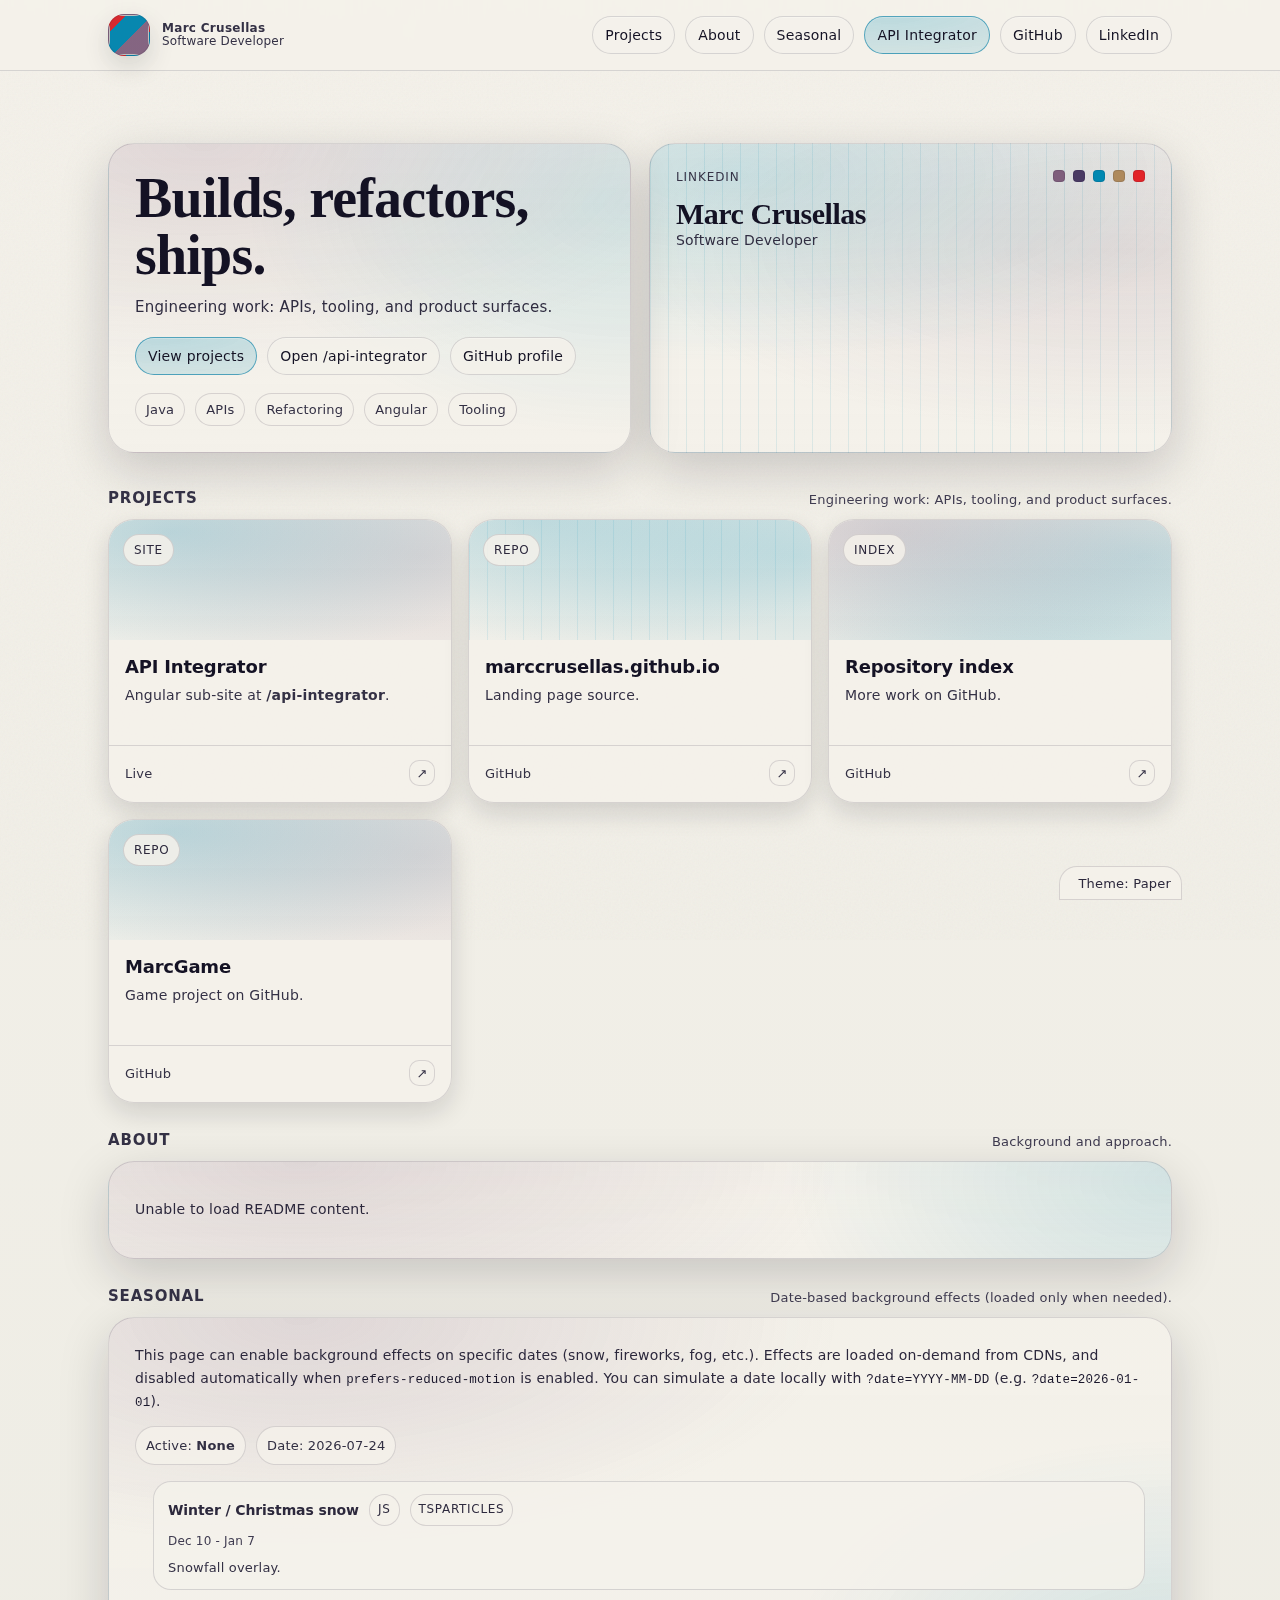
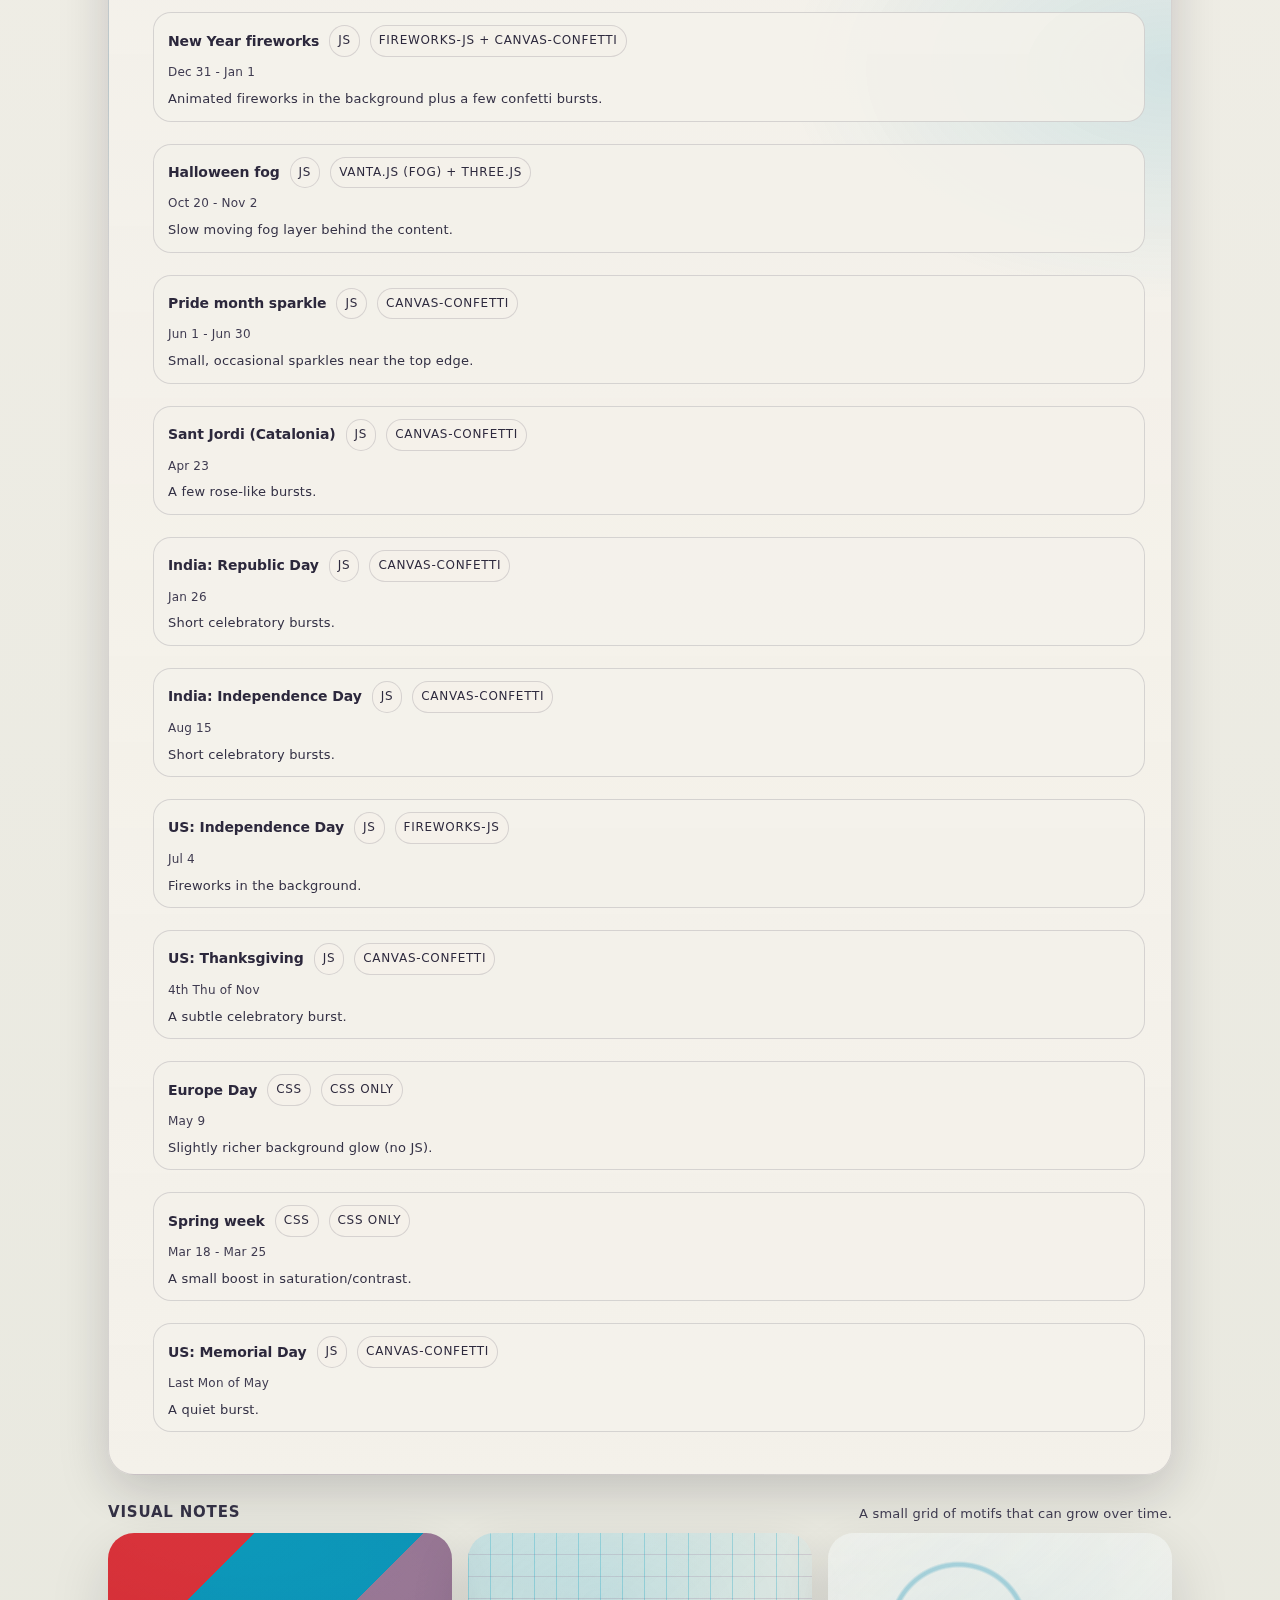
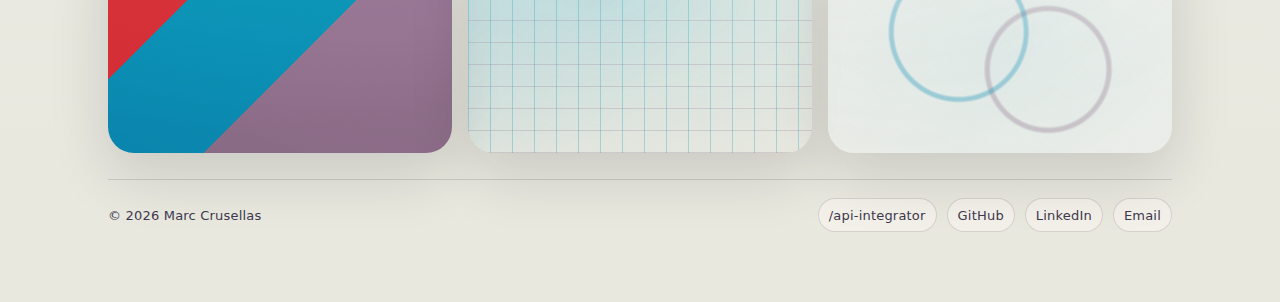
<file: index.html>
<!doctype html>
<html lang="en">

<head>
    <meta charset="utf-8" />
    <meta name="viewport" content="width=device-width,initial-scale=1" />

    <title>Marc Crusellas</title>
    <meta name="description"
        content="Marc Crusellas — software developer. Engineering work: APIs, tooling, and product surfaces." />
    <meta name="author" content="Marc Crusellas" />
    <link rel="canonical" href="https://marccrusellas.github.io/" />

    <meta property="og:type" content="website" />
    <meta property="og:title" content="Marc Crusellas" />
    <meta property="og:description" content="Engineering work: APIs, tooling, and product surfaces." />
    <meta property="og:url" content="https://marccrusellas.github.io/" />
    <meta property="og:image" content="https://github.com/MarcCrusellas.png" />

    <meta name="twitter:card" content="summary_large_image" />
    <meta name="twitter:title" content="Marc Crusellas" />
    <meta name="twitter:description" content="Engineering work: APIs, tooling, and product surfaces." />
    <meta name="twitter:image" content="https://github.com/MarcCrusellas.png" />

    <meta name="robots"
        content="index,follow,max-image-preview:large,max-snippet:-1,max-video-preview:-1,noai,noimageai" />
    <meta name="googlebot" content="index,follow,max-image-preview:large,max-snippet:-1,max-video-preview:-1" />
    <meta name="referrer" content="strict-origin-when-cross-origin" />

    <meta name="theme-color" content="#f4f1ea" media="(prefers-color-scheme: light)" />
    <meta name="theme-color" content="#0c0b14" media="(prefers-color-scheme: dark)" />

    <link rel="icon" href="https://github.com/MarcCrusellas.png" />
    <link rel="me" href="https://github.com/MarcCrusellas" />
    <link rel="me" id="meLinkedIn" href="https://www.linkedin.com/in/marccrusellas" />
    <script defer src="https://cloud.umami.is/script.js"
        data-website-id="4250f8ac-4cd5-41eb-930c-c0f8353bf676"></script>

    <script type="application/ld+json">
  {
    "@context": "https://schema.org",
    "@type": "Person",
    "name": "Marc Crusellas",
    "url": "https://marccrusellas.github.io/",
    "image": "https://github.com/MarcCrusellas.png",
    "email": "mailto:marcrumag@gmail.com",
    "sameAs": [
      "https://github.com/MarcCrusellas"
    ]
  }
  </script>

    <!-- You don’t have to keep searching for clues: yep, this page is AI-made. I’m focusing on other projects right now, and when I design stuff by hand I can spend 3 hours just tweaking border-radius… so trust me, this is way better (for now). -->
    <link rel="stylesheet" href="assets/css/styles.css" />
</head>

<body>

    <div id="fxLayer" aria-hidden="true">
        <div id="fxVanta"></div>
        <div id="fxFireworks"></div>
    </div>
    <div id="fxOverlay" aria-hidden="true">
        <div id="fxParticles"></div>
        <canvas id="fxConfetti"></canvas>
    </div>

    <div class="grain" aria-hidden="true"></div>

    <header>
        <div class="topbar">
            <a class="brand" href="#top" aria-label="Home">
                <span class="avatar" aria-hidden="true">
                    <img id="avatarImg" alt="" />
                </span>
                <span class="name">
                    <strong id="displayName">Marc Crusellas</strong>
                    <span id="bioLine">Software Developer</span>
                </span>
            </a>

            <nav aria-label="Primary">
                <a class="pill" href="#projects">Projects</a>
                <a class="pill" href="#about">About</a>
                <a class="pill" href="#seasonal">Seasonal</a>
                <a class="pill primary" href="/api-integrator/">API Integrator</a>
                <a class="pill" id="ghNavLink" href="https://github.com/MarcCrusellas" rel="noreferrer noopener"
                    target="_blank">GitHub</a>
                <a class="pill" id="liNavLink" href="https://www.linkedin.com/in/marccrusellas"
                    rel="noreferrer noopener" target="_blank">LinkedIn</a>
            </nav>
        </div>
    </header>

    <main id="top" class="wrap">

        <section class="hero">
            <div class="heroGrid">
                <div class="panel">
                    <div class="inner">
                        <h1>Builds, refactors, ships.</h1>
                        <p class="sub">Engineering work: APIs, tooling, and product surfaces.</p>

                        <div class="ctaRow">
                            <a class="pill primary" href="#projects">View projects</a>
                            <a class="pill" href="/api-integrator/">Open /api-integrator</a>
                            <a class="pill" id="ghCtaLink" href="https://github.com/MarcCrusellas"
                                rel="noreferrer noopener" target="_blank">GitHub profile</a>
                        </div>

                        <div class="metaRow" aria-label="Highlights">
                            <span class="metaTag">Java</span>
                            <span class="metaTag">APIs</span>
                            <span class="metaTag">Refactoring</span>
                            <span class="metaTag">Angular</span>
                            <span class="metaTag">Tooling</span>
                        </div>
                    </div>
                </div>

                <a class="tileCard" id="tileCardLink" href="https://www.linkedin.com/in/marccrusellas"
                    rel="noreferrer noopener" target="_blank" aria-label="Open LinkedIn profile">
                    <div class="tileCardInner">
                        <div class="tileTitle">
                            <div class="tileLabel">LinkedIn</div>
                            <div class="microSw" aria-hidden="true">
                                <span class="sw v1"></span><span class="sw v2"></span><span class="sw v3"></span><span
                                    class="sw v4"></span><span class="sw v5"></span>
                            </div>
                        </div>

                        <div>
                            <div class="tileName" id="tileName">Marc Crusellas</div>
                            <p class="tileBio" id="tileBio">Software Developer</p>
                        </div>
                    </div>
                </a>
            </div>
        </section>

        <section id="projects" aria-label="Projects">
            <div class="sectionHead">
                <h2>Projects</h2>
                <div class="lead">Engineering work: APIs, tooling, and product surfaces.</div>
            </div>

            <div class="cards" id="projectCards">
                <a class="card" href="/api-integrator/">
                    <div class="cover">
                        <div class="badge">Site</div>
                    </div>
                    <div class="body">
                        <h3>API Integrator</h3>
                        <p>Angular sub-site at <strong>/api-integrator</strong>.</p>
                    </div>
                    <div class="foot"><span>Live</span><span class="arrow">↗</span></div>
                </a>

                <a class="card" href="https://github.com/MarcCrusellas/marccrusellas.github.io"
                    rel="noreferrer noopener" target="_blank">
                    <div class="cover">
                        <div class="badge">Repo</div>
                    </div>
                    <div class="body">
                        <h3>marccrusellas.github.io</h3>
                        <p>Landing page source.</p>
                    </div>
                    <div class="foot"><span>GitHub</span><span class="arrow">↗</span></div>
                </a>

                <a class="card" href="https://github.com/MarcCrusellas" rel="noreferrer noopener" target="_blank">
                    <div class="cover">
                        <div class="badge">Index</div>
                    </div>
                    <div class="body">
                        <h3>Repository index</h3>
                        <p>More work on GitHub.</p>
                    </div>
                    <div class="foot"><span>GitHub</span><span class="arrow">↗</span></div>
                </a>

                <a class="card" href="https://github.com/MarcCrusellas/MarcGame" rel="noreferrer noopener"
                    target="_blank">
                    <div class="cover">
                        <div class="badge">Repo</div>
                    </div>
                    <div class="body">
                        <h3>MarcGame</h3>
                        <p>Game project on GitHub.</p>
                    </div>
                    <div class="foot"><span>GitHub</span><span class="arrow">↗</span></div>
                </a>
            </div>
        </section>

        <section id="about" aria-label="About">
            <div class="sectionHead">
                <h2>About</h2>
                <div class="lead">Background and approach.</div>
            </div>

            <div class="panel">
                <div class="inner">
                    <div class="md" id="aboutMd">
                        <p style="margin:0">Loading…</p>
                    </div>
                </div>
            </div>
        </section>

        <section id="seasonal" aria-label="Seasonal effects">
            <div class="sectionHead">
                <h2>Seasonal</h2>
                <div class="lead">Date-based background effects (loaded only when needed).</div>
            </div>

            <div class="panel">
                <div class="inner">
                    <div class="md">
                        <p style="margin:0">This page can enable background effects on specific dates (snow, fireworks,
                            fog, etc.). Effects are loaded on-demand from CDNs, and disabled automatically when
                            <code>prefers-reduced-motion</code> is enabled. You can simulate a date locally with
                            <code>?date=YYYY-MM-DD</code> (e.g. <code>?date=2026-01-01</code>).
                        </p>

                        <div class="fxStatus" aria-label="Seasonal status">
                            <span class="fxPill">Active: <strong id="fxActiveLabel">None</strong></span>
                            <span class="fxPill">Date: <span id="fxDateLabel">—</span></span>
                        </div>

                        <ul class="fxCatalog" id="fxCatalog" aria-label="Effect catalog">
                            <li class="fxItem">
                                <div class="meta"><strong>Loading…</strong></div>
                            </li>
                        </ul>

                        <form class="fxDevControls" id="fxDevControls" aria-hidden="true">
                            <div class="fxDevGrid">
                                <label>Override date (dev only)
                                    <input type="date" id="fxOverrideDate" />
                                </label>
                                <label>Enable override
                                    <input type="checkbox" id="fxOverrideOn" />
                                </label>
                                <button class="pill" type="button" id="fxOverrideApply">Apply</button>
                            </div>
                        </form>
                    </div>
                </div>
            </div>
        </section>

        <section id="tiles" aria-label="Tiles">
            <div class="sectionHead">
                <h2>Visual notes</h2>
                <div class="lead">A small grid of motifs that can grow over time.</div>
            </div>

            <div class="tileGallery" aria-label="Tile gallery">
                <div class="tileArt tileArt--palette" aria-label="Palette tile"></div>
                <div class="tileArt tileArt--grid" aria-label="Grid tile"></div>
                <div class="tileArt tileArt--circle" aria-label="Circle tile"></div>
            </div>
        </section>

        <footer>
            <div>© <span id="year"></span> <span id="footerName">Marc Crusellas</span></div>

            <div class="links" aria-label="Links">
                <a href="/api-integrator/">/api-integrator</a>
                <a id="footerGitHub" href="https://github.com/MarcCrusellas" rel="noreferrer noopener"
                    target="_blank">GitHub</a>
                <a id="footerLinkedIn" href="https://www.linkedin.com/in/marccrusellas" rel="noreferrer noopener"
                    target="_blank">LinkedIn</a>
                <a href="mailto:marcrumag@gmail.com">Email</a>

                <details class="themeMenu" id="themeMenu">
                    <summary class="themeSummary" id="themeSummary" aria-label="Choose theme">
                        <span class="swSmall" id="themeSwatch" aria-hidden="true" style="background:#f4f1ea"></span>
                        <span id="themeLabelText">Theme: Paper</span>
                    </summary>

                    <div class="themePopover" role="menu" aria-label="Theme selector">
                        <div id="themeOptions"></div>
                    </div>
                </details>
            </div>
        </footer>
    </main>
    <script src="assets/js/theme.js" defer></script>
    <script src="assets/js/fx.js" defer></script>
    <script src="assets/js/main.js" defer></script>
</body>

</html>
</file>
<file: assets/css/styles.css>
:root {
    --red: #e22428;

    --bg1: #0088b1;
    --bg2: #7f5e7c;
    --bg3: #ae895c;
    --art1: #0088b1;
    --art2: #7f5e7c;

    --ink: #141224;
    --paper: #f4f1ea;
    --paper-2: #e8e8df;
    --slate: #7f7892;
    --plum: #4a3a63;
    --violet: #7f5e7c;
    --gold: #ae895c;
    --accent: #0088b1;

    --radius: 18px;
    --radius-lg: 26px;
    --shadow: 0 16px 50px rgba(15, 13, 25, .18);
    --shadow-2: 0 10px 26px rgba(15, 13, 25, .14);
    --border: 1px solid rgba(25, 24, 47, .14);
    --max: 1100px;
}

@media (prefers-color-scheme: dark) {
    :root {
        --paper: #0c0b14;
        --paper-2: #121022;
        --ink: #f4f1ea;
        --slate: #cbbfe6;
        --border: 1px solid rgba(232, 232, 223, .12);
        --shadow: 0 20px 70px rgba(0, 0, 0, .35);
        --shadow-2: 0 14px 34px rgba(0, 0, 0, .28);
    }
}

* {
    box-sizing: border-box
}

html,
body {
    margin: 0;
    font-family: ui-sans-serif, system-ui, -apple-system, Segoe UI, Roboto, Helvetica, Arial, "Apple Color Emoji", "Segoe UI Emoji";
    letter-spacing: .2px;
    overflow-x: hidden;
    color: var(--ink);
    background: linear-gradient(180deg, var(--paper) 0%, var(--paper-2) 100%);
    min-height: 100vh;
}

body::before {
    content: "";
    position: fixed;
    inset: -28vh -22vw;
    z-index: -1;
    pointer-events: none;
    background:
        radial-gradient(900px 520px at 12% 10%, color-mix(in srgb, var(--bg1) 26%, transparent), transparent 62%),
        radial-gradient(980px 600px at 86% 18%, color-mix(in srgb, var(--bg2) 26%, transparent), transparent 60%),
        radial-gradient(860px 520px at 62% 92%, color-mix(in srgb, var(--bg3) 22%, transparent), transparent 60%);
    filter: saturate(1.02);
    opacity: .92;
    transform: translateZ(0);
    transition: opacity .55s ease, filter .8s ease;
}

html[data-theme="ink"] body::before {
    background:
        radial-gradient(900px 520px at 18% 8%, color-mix(in srgb, var(--bg1) 34%, transparent), transparent 62%),
        radial-gradient(980px 600px at 82% 22%, color-mix(in srgb, var(--bg2) 30%, transparent), transparent 62%),
        radial-gradient(860px 520px at 56% 92%, color-mix(in srgb, var(--bg3) 26%, transparent), transparent 64%),
        radial-gradient(520px 360px at 52% 46%, rgba(0, 0, 0, .26), transparent 68%);
    opacity: .95;
    filter: saturate(1.08);
}

html[data-theme="midnight"] body::before {
    background:
        radial-gradient(1050px 680px at 10% 8%, color-mix(in srgb, var(--bg1) 34%, transparent), transparent 62%),
        radial-gradient(920px 620px at 92% 12%, color-mix(in srgb, var(--bg2) 32%, transparent), transparent 60%),
        conic-gradient(from 210deg at 64% 72%, color-mix(in srgb, var(--bg3) 14%, transparent), transparent 58%, color-mix(in srgb, var(--bg1) 12%, transparent));
    opacity: .93;
    filter: saturate(1.1);
}

html[data-theme="gildedNight"] body::before {
    background:
        radial-gradient(980px 640px at 16% 14%, rgba(222, 161, 1, .24), transparent 62%),
        radial-gradient(860px 560px at 86% 22%, color-mix(in srgb, var(--bg2) 34%, transparent), transparent 62%),
        radial-gradient(760px 520px at 60% 92%, color-mix(in srgb, var(--bg3) 28%, transparent), transparent 64%),
        conic-gradient(from 240deg at 58% 58%, rgba(222, 161, 1, .10), transparent 62%, rgba(95, 208, 211, .10));
    opacity: .96;
    filter: saturate(1.18) contrast(1.05);
}

html.fx--europeDay body::before {
    filter: saturate(1.22) contrast(1.03);
    opacity: .98;
}

html.fx--springGlow body::before {
    filter: saturate(1.18) contrast(1.02);
    opacity: .97;
}

a {
    color: inherit;
    text-decoration: none
}

a:focus-visible,
button:focus-visible {
    outline: 3px solid rgba(0, 136, 177, .35);
    outline-offset: 3px;
    border-radius: 12px;
}

.wrap {
    max-width: var(--max);
    margin: 0 auto;
    padding: 24px 18px 70px
}

.grain {
    pointer-events: none;
    position: fixed;
    inset: -40px;
    opacity: .08;
    mix-blend-mode: multiply;
    background-image:
        url("data:image/svg+xml,%3Csvg xmlns='http://www.w3.org/2000/svg' width='140' height='140'%3E%3Cfilter id='n'%3E%3CfeTurbulence type='fractalNoise' baseFrequency='.9' numOctaves='3' stitchTiles='stitch'/%3E%3C/filter%3E%3Crect width='140' height='140' filter='url(%23n)' opacity='.55'/%3E%3C/svg%3E");
    background-size: 240px 240px;
    z-index: 0;
}

@media (prefers-color-scheme: dark) {
    .grain {
        opacity: .10;
        mix-blend-mode: screen;
    }
}

header {
    position: sticky;
    top: 0;
    z-index: 10;
    backdrop-filter: blur(10px);
    background: color-mix(in srgb, var(--paper) 82%, transparent);
    border-bottom: var(--border);
}

.topbar {
    max-width: var(--max);
    margin: 0 auto;
    padding: 14px 18px;
    display: flex;
    align-items: center;
    justify-content: space-between;
    gap: 14px;
}

.brand {
    display: flex;
    align-items: center;
    gap: 12px;
    min-width: 220px;
}

.avatar {
    width: 42px;
    height: 42px;
    border-radius: 16px;
    border: 1px solid rgba(25, 24, 47, .14);
    box-shadow: var(--shadow-2);
    background: linear-gradient(135deg, rgba(226, 36, 40, .95) 0 22%, transparent 22% 100%),
        linear-gradient(135deg, rgba(0, 136, 177, .95) 0 55%, transparent 55% 100%),
        linear-gradient(135deg, rgba(127, 94, 124, .95) 0 100%);
    overflow: hidden;
    flex: 0 0 auto;
}

.avatar img {
    width: 100%;
    height: 100%;
    object-fit: cover;
    display: block
}

.brand .name {
    display: flex;
    flex-direction: column;
    line-height: 1.05;
    min-width: 0;
}

.brand strong {
    font-weight: 820;
    letter-spacing: .3px;
    white-space: nowrap;
    overflow: hidden;
    text-overflow: ellipsis;
    max-width: 260px;
}

.brand span {
    font-size: 12px;
    color: color-mix(in srgb, var(--ink) 70%, var(--slate));
    white-space: nowrap;
    overflow: hidden;
    text-overflow: ellipsis;
    max-width: 320px;
}

nav {
    display: flex;
    align-items: center;
    gap: 10px;
    flex-wrap: wrap;
    justify-content: flex-end;
}

.pill {
    padding: 10px 12px;
    border-radius: 999px;
    border: var(--border);
    background: color-mix(in srgb, var(--paper) 88%, transparent);
    box-shadow: 0 1px 0 rgba(255, 255, 255, .24) inset;
    transition: transform .18s ease, box-shadow .18s ease, background .6s ease, border-color .6s ease, color .6s ease;
    font-size: 14px;
    display: inline-flex;
    align-items: center;
    justify-content: center;
    gap: 8px;
    line-height: 1;
    min-height: 38px;
}

.pill:hover {
    transform: translateY(-1px);
    box-shadow: 0 10px 22px rgba(15, 13, 25, .12);
    background: color-mix(in srgb, var(--paper) 75%, rgba(127, 94, 124, .08));
}

.pill.primary {
    border-color: color-mix(in srgb, var(--accent) 55%, rgba(25, 24, 47, .14));
    background:
        radial-gradient(700px 140px at 20% 0%, rgba(0, 136, 177, .22), transparent 60%),
        color-mix(in srgb, var(--paper) 82%, rgba(0, 136, 177, .08));
}

.hero {
    position: relative;
    z-index: 1;
    padding: 30px 0 8px;
}

.heroGrid {
    display: grid;
    grid-template-columns: 1fr 1fr;
    gap: 18px;
    align-items: stretch;
}

@media (max-width: 920px) {
    .heroGrid {
        grid-template-columns: 1fr;
    }

    nav {
        justify-content: flex-start;
    }

    .brand {
        min-width: auto;
    }
}

.panel {
    border: var(--border);
    background:
        radial-gradient(900px 380px at 18% 0%, rgba(127, 94, 124, .18), transparent 60%),
        radial-gradient(700px 420px at 100% 20%, rgba(0, 136, 177, .14), transparent 55%),
        linear-gradient(180deg, color-mix(in srgb, var(--paper) 92%, transparent), var(--paper));
    border-radius: var(--radius-lg);
    box-shadow: var(--shadow);
    overflow: hidden;
    position: relative;
}

.panel .inner {
    padding: 26px
}

h1 {
    margin: 0 0 12px;
    font-weight: 900;
    letter-spacing: -0.8px;
    font-size: clamp(38px, 5vw, 56px);
    line-height: 1.02;
    font-family: ui-serif, Georgia, Cambria, "Times New Roman", Times, serif;
}

.sub {
    margin: 0;
    color: color-mix(in srgb, var(--ink) 75%, var(--slate));
    font-size: 15px;
    line-height: 1.55;
    max-width: 60ch;
}

.ctaRow {
    display: flex;
    flex-wrap: wrap;
    gap: 10px;
    margin-top: 18px;
}

.metaRow {
    margin-top: 18px;
    display: flex;
    gap: 10px;
    flex-wrap: wrap;
    color: color-mix(in srgb, var(--ink) 70%, var(--slate));
    font-size: 13px;
}

.metaTag {
    padding: 8px 10px;
    border-radius: 999px;
    border: var(--border);
    background: color-mix(in srgb, var(--paper) 86%, transparent);
}

section {
    position: relative;
    z-index: 1;
    margin-top: 18px;
}

.sectionHead {
    display: flex;
    align-items: flex-end;
    justify-content: space-between;
    gap: 12px;
    margin: 28px 0 12px;
}

.sectionHead h2 {
    margin: 0;
    font-size: 15px;
    letter-spacing: .8px;
    text-transform: uppercase;
    color: color-mix(in srgb, var(--ink) 70%, var(--slate));
}

.sectionHead .lead {
    font-size: 13px;
    color: color-mix(in srgb, var(--ink) 60%, var(--slate));
}

.cards {
    display: grid;
    grid-template-columns: repeat(12, 1fr);
    gap: 16px;
}

.card {
    grid-column: span 4;
    border-radius: var(--radius-lg);
    border: var(--border);
    background: color-mix(in srgb, var(--paper) 90%, transparent);
    box-shadow: var(--shadow-2);
    overflow: hidden;
    display: flex;
    flex-direction: column;
    min-height: 240px;
    transition: transform .18s ease, box-shadow .18s ease, border-color .18s ease;
}

.card:hover {
    transform: translateY(-2px);
    box-shadow: 0 18px 46px rgba(15, 13, 25, .18);
    border-color: color-mix(in srgb, var(--violet) 30%, rgba(25, 24, 47, .14));
}

.card .cover {
    height: 120px;
    position: relative;
    background:
        radial-gradient(700px 240px at 18% 10%,
            color-mix(in srgb, var(--art1) 22%, transparent),
            transparent 55%),
        radial-gradient(700px 260px at 92% 30%,
            color-mix(in srgb, var(--art2) 18%, transparent),
            transparent 55%),
        linear-gradient(180deg,
            color-mix(in srgb, var(--paper) 90%, transparent),
            var(--paper));
}

.card:nth-child(2) .cover {
    background:
        radial-gradient(700px 240px at 20% 0%,
            color-mix(in srgb, var(--art1) 18%, transparent),
            transparent 55%),
        radial-gradient(700px 260px at 96% 30%,
            color-mix(in srgb, var(--accent) 18%, transparent),
            transparent 55%),
        repeating-linear-gradient(90deg,
            color-mix(in srgb, var(--accent) 10%, transparent) 0 1px,
            transparent 1px 18px),
        linear-gradient(180deg,
            color-mix(in srgb, var(--paper) 90%, transparent),
            var(--paper));
}

.card:nth-child(3) .cover {
    background:
        radial-gradient(700px 240px at 18% 10%,
            color-mix(in srgb, var(--art2) 22%, transparent),
            transparent 55%),
        radial-gradient(700px 260px at 92% 30%,
            color-mix(in srgb, var(--art1) 18%, transparent),
            transparent 55%),
        radial-gradient(700px 260px at 60% 120%,
            color-mix(in srgb, var(--accent) 14%, transparent),
            transparent 55%),
        linear-gradient(180deg,
            color-mix(in srgb, var(--paper) 90%, transparent),
            var(--paper));
}

.badge {
    position: absolute;
    left: 14px;
    top: 14px;
    padding: 8px 10px;
    border-radius: 999px;
    border: var(--border);
    background: color-mix(in srgb, var(--paper) 86%, transparent);
    font-size: 12px;
    letter-spacing: .7px;
    text-transform: uppercase;
    color: color-mix(in srgb, var(--ink) 78%, var(--slate));
}

.card .body {
    padding: 16px
}

.card h3 {
    margin: 0 0 8px;
    font-size: 18px;
    letter-spacing: -0.2px;
    font-weight: 860;
}

.card p {
    margin: 0;
    color: color-mix(in srgb, var(--ink) 70%, var(--slate));
    font-size: 14px;
    line-height: 1.55;
    min-height: 44px;
}

.card .foot {
    margin-top: auto;
    display: flex;
    align-items: center;
    justify-content: space-between;
    gap: 12px;
    padding: 14px 16px 16px;
    border-top: var(--border);
    color: color-mix(in srgb, var(--ink) 70%, var(--slate));
    font-size: 13px;
}

.arrow {
    width: 26px;
    height: 26px;
    border-radius: 10px;
    border: var(--border);
    display: grid;
    place-items: center;
    background: color-mix(in srgb, var(--paper) 86%, transparent);
}

@media (max-width: 980px) {
    .card {
        grid-column: span 6;
    }
}

@media (max-width: 640px) {
    .card {
        grid-column: span 12;
    }
}

footer {
    margin-top: 26px;
    padding-top: 18px;
    border-top: var(--border);
    color: color-mix(in srgb, var(--ink) 62%, var(--slate));
    font-size: 13px;
    display: flex;
    gap: 12px;
    flex-wrap: wrap;
    justify-content: space-between;
    align-items: center;
}

.links {
    display: flex;
    gap: 10px;
    flex-wrap: wrap;
    align-items: center
}

.themeMenu {
    position: relative;
    display: inline-block;
}

.themeMenu.docked {
    position: fixed;
    right: max(18px, calc((100vw - var(--wrap-max, 1120px))/2 + 18px));
    bottom: max(0px, env(safe-area-inset-bottom));
    z-index: 60;
}

.themeMenu.docked .themeSummary {
    border-radius: 18px 18px 0 0;
}

.themeSummary {
    list-style: none;
    padding: 8px 10px;
    border-radius: 999px;
    border: var(--border);
    background: color-mix(in srgb, var(--paper) 86%, transparent);
    transition: transform .18s ease, box-shadow .18s ease, background .6s ease, border-color .6s ease, color .6s ease;
    display: inline-flex;
    align-items: center;
    justify-content: center;
    gap: 8px;
    line-height: 1;
    min-height: 34px;
    cursor: pointer;
    color: color-mix(in srgb, var(--ink) 78%, var(--slate));
    user-select: none;
}

.themeMenu[open] .themeSummary {
    box-shadow: 0 14px 34px rgba(15, 13, 25, .18);
    border-color: color-mix(in srgb, var(--accent) 45%, rgba(25, 24, 47, .14));
}

.themeSummary::-webkit-details-marker {
    display: none
}

.themePopover {
    position: absolute;
    right: 0;
    bottom: calc(100% + 10px);
    width: min(320px, calc(100vw - 36px));
    max-height: 270px;
    overflow: auto;
    border-radius: 28px;
    border: var(--border);
    background: color-mix(in srgb, var(--paper) 86%, transparent);
    backdrop-filter: blur(12px);
    box-shadow: 0 26px 78px rgba(15, 13, 25, .22);
    padding: 10px;
    display: flex;
    flex-direction: column;
    gap: 10px;
    transform-origin: 85% 100%;
    z-index: 20;
    opacity: 0;
    transform: translateY(8px) scale(.985);
    transition: opacity .14s ease-out, transform .14s ease-out;
}

.themeMenu[open] .themePopover {
    opacity: 1;
    transform: translateY(0) scale(1);
}

.themeMenu.closing .themePopover {
    opacity: 0;
    transform: translateY(8px) scale(.985);
}

.themeSection {
    border-radius: 18px;
    border: var(--border);
    background: color-mix(in srgb, var(--paper) 88%, transparent);
    padding: 10px;
    display: flex;
    flex-direction: column;
    gap: 8px;
}

.themeSectionTitle {
    font-size: 12px;
    letter-spacing: .9px;
    text-transform: uppercase;
    color: color-mix(in srgb, var(--ink) 62%, var(--slate));
    padding: 2px 4px 6px;
}

.themeOption {
    border: var(--border);
    background: color-mix(in srgb, var(--paper) 88%, transparent);
    border-radius: 14px;
    padding: 10px 12px;
    cursor: pointer;
    font: inherit;
    color: color-mix(in srgb, var(--ink) 78%, var(--slate));
    display: flex;
    align-items: center;
    gap: 10px;
    line-height: 1;
    transition: transform .16s ease, box-shadow .16s ease, background .6s ease, border-color .6s ease, color .6s ease;
}

.themeOption:hover {
    transform: translateY(-1px);
    box-shadow: 0 12px 24px rgba(15, 13, 25, .16);
    background: color-mix(in srgb, var(--paper) 80%, rgba(127, 94, 124, .06));
}

.themeOption[aria-pressed="true"] {
    border-color: color-mix(in srgb, var(--accent) 55%, rgba(25, 24, 47, .14));
    color: color-mix(in srgb, var(--ink) 88%, var(--accent));
    background:
        radial-gradient(700px 140px at 20% 0%, rgba(0, 136, 177, .18), transparent 60%),
        color-mix(in srgb, var(--paper) 84%, rgba(0, 136, 177, .06));
}

.optSw {
    width: 14px;
    height: 14px;
    border-radius: 6px;
    border: 1px solid rgba(25, 24, 47, .12);
    box-shadow: 0 1px 0 rgba(255, 255, 255, .18) inset;
    flex: 0 0 auto;
}

.links a {
    padding: 8px 10px;
    border-radius: 999px;
    border: var(--border);
    background: color-mix(in srgb, var(--paper) 86%, transparent);
    transition: transform .18s ease, box-shadow .18s ease, background .6s ease, border-color .6s ease, color .6s ease;
    display: inline-flex;
    align-items: center;
    justify-content: center;
    line-height: 1;
    min-height: 34px;
}

.links a:hover {
    transform: translateY(-1px);
    box-shadow: 0 10px 22px rgba(15, 13, 25, .12);
}

.tileCard {
    border-radius: var(--radius-lg);
    border: var(--border);
    background:
        radial-gradient(900px 340px at 16% 10%,
            color-mix(in srgb, var(--art1) 18%, transparent),
            transparent 55%),
        radial-gradient(900px 340px at 92% 34%,
            color-mix(in srgb, var(--art2) 16%, transparent),
            transparent 55%),
        repeating-linear-gradient(90deg,
            color-mix(in srgb, var(--accent) 10%, transparent) 0 1px,
            transparent 1px 18px),
        linear-gradient(180deg,
            color-mix(in srgb, var(--paper) 92%, transparent),
            var(--paper));
    box-shadow: var(--shadow);
    overflow: hidden;
    display: grid;
    min-height: 260px;
}

.tileCardInner {
    padding: 26px;
    display: flex;
    flex-direction: column;
    gap: 14px;
}

.tileTitle {
    display: flex;
    align-items: flex-start;
    justify-content: space-between;
    gap: 12px;
}

.tileLabel {
    font-size: 12px;
    letter-spacing: .9px;
    text-transform: uppercase;
    color: color-mix(in srgb, var(--ink) 68%, var(--slate));
}

.microSw {
    display: flex;
    gap: 8px;
    align-items: center
}

.sw {
    width: 12px;
    height: 12px;
    border-radius: 4px;
    border: 1px solid rgba(25, 24, 47, .12)
}

.sw.v1 {
    background: var(--violet)
}

.sw.v2 {
    background: var(--plum)
}

.sw.v3 {
    background: var(--accent)
}

.sw.v4 {
    background: var(--gold)
}

.sw.v5 {
    background: var(--red)
}

.tileName {
    font-family: ui-serif, Georgia, Cambria, "Times New Roman", Times, serif;
    font-weight: 900;
    font-size: 30px;
    letter-spacing: -0.5px;
    line-height: 1.06;
}

.tileBio {
    margin: 0;
    color: color-mix(in srgb, var(--ink) 74%, var(--slate));
    font-size: 14px;
    line-height: 1.55;
    max-width: 52ch;
}

.md {
    color: color-mix(in srgb, var(--ink) 78%, var(--slate));
    font-size: 14px;
    line-height: 1.65;
    width: 100%;
    max-width: none;
}

.md .w {
    display: inline-block;
    transition: color 1.05s cubic-bezier(.2, .9, .2, 1);
    transition-delay: 0s;
}

.themeChanging .md .w {
    will-change: color;
}

.md a {
    border-bottom: 1px solid color-mix(in srgb, var(--accent) 55%, transparent);
    color: var(--accent);
    padding-bottom: 1px;
    text-decoration: none;
}

.md a:hover {
    border-bottom-color: color-mix(in srgb, var(--accent) 75%, transparent)
}

.md h1,
.md h2,
.md h3 {
    color: var(--ink);
    font-family: ui-serif, Georgia, Cambria, "Times New Roman", Times, serif;
    letter-spacing: -0.2px;
    margin: 18px 0 10px;
    line-height: 1.15;
}

.md h1 {
    font-size: 26px
}

.md h2 {
    font-size: 20px
}

.md h3 {
    font-size: 16px
}

.md p {
    margin: 10px 0
}

.md ul,
.md ol {
    margin: 10px 0 10px 18px;
    padding: 0
}

.md li {
    margin: 6px 0
}

.md pre {
    margin: 12px 0;
    padding: 14px 14px;
    border-radius: 16px;
    border: var(--border);
    background: color-mix(in srgb, var(--paper) 86%, transparent);
    overflow: auto;
    box-shadow: 0 10px 26px rgba(15, 13, 25, .10);
}

.md code {
    font-family: ui-monospace, SFMono-Regular, Menlo, Monaco, Consolas, "Liberation Mono", "Courier New", monospace;
    font-size: 12.5px;
    color: color-mix(in srgb, var(--ink) 88%, var(--plum));
}

.md blockquote {
    margin: 12px 0;
    padding: 10px 14px;
    border-left: 3px solid color-mix(in srgb, var(--accent) 45%, transparent);
    background: color-mix(in srgb, var(--paper) 88%, transparent);
    border-radius: 14px;
}

.md hr {
    border: 0;
    border-top: var(--border);
    margin: 16px 0
}

.md img {
    max-width: 100%;
    border-radius: 18px;
    border: var(--border);
    box-shadow: var(--shadow-2);
    margin: 12px 0;
}

.tileGallery {
    display: grid;
    grid-template-columns: repeat(12, 1fr);
    gap: 16px;
}

.tileArt {
    grid-column: span 4;
    border-radius: var(--radius-lg);
    border: 0;
    box-shadow: 0 22px 60px rgba(15, 13, 25, .14);
    background: color-mix(in srgb, var(--paper) 70%, transparent);
    min-height: 220px;
    position: relative;
    overflow: hidden;
    transition: transform .18s ease, box-shadow .18s ease;
}

.tileArt:hover {
    transform: translateY(-2px);
    box-shadow: 0 28px 78px rgba(15, 13, 25, .18);
}

.tileArt::after {
    content: "";
    position: absolute;
    inset: -2px;
    border-radius: inherit;
    background:
        radial-gradient(900px 340px at 20% 0%, rgba(255, 255, 255, .28), transparent 60%),
        radial-gradient(700px 340px at 100% 40%, rgba(255, 255, 255, .14), transparent 60%);
    opacity: .55;
    pointer-events: none;
    mix-blend-mode: overlay;
}

@media (prefers-color-scheme: dark) {
    .tileArt::after {
        background:
            radial-gradient(900px 340px at 20% 0%, rgba(255, 255, 255, .14), transparent 60%),
            radial-gradient(700px 340px at 100% 40%, rgba(255, 255, 255, .08), transparent 60%);
        opacity: .65;
        mix-blend-mode: screen;
    }
}

.tileArt--palette {
    background:
        linear-gradient(135deg, rgba(226, 36, 40, .92) 0 26%, transparent 26% 100%),
        linear-gradient(135deg, rgba(0, 136, 177, .92) 0 56%, transparent 56% 100%),
        linear-gradient(135deg, rgba(127, 94, 124, .92) 0 100%),
        color-mix(in srgb, var(--paper) 78%, transparent);
}

.tileArt--grid {
    background:
        linear-gradient(90deg, color-mix(in srgb, var(--art1) 26%, transparent) 1px, transparent 1px) 0 0 / 22px 22px,
        linear-gradient(0deg, color-mix(in srgb, var(--art2) 22%, transparent) 1px, transparent 1px) 0 0 / 22px 22px,
        linear-gradient(135deg, color-mix(in srgb, var(--accent) 10%, transparent), transparent 62%),
        radial-gradient(520px 260px at 40% 30%, color-mix(in srgb, var(--accent) 14%, transparent), transparent 70%);
    filter: saturate(1.06);
}

html[data-theme="gildedNight"] .tileArt--grid {
    background:
        linear-gradient(90deg, rgba(222, 161, 1, .28) 1px, transparent 1px) 0 0 / 20px 20px,
        linear-gradient(0deg, color-mix(in srgb, var(--art2) 26%, transparent) 1px, transparent 1px) 0 0 / 20px 20px,
        radial-gradient(520px 260px at 34% 26%, rgba(222, 161, 1, .16), transparent 68%),
        radial-gradient(520px 320px at 72% 76%, rgba(95, 208, 211, .14), transparent 70%);
    filter: saturate(1.2) contrast(1.05);
}

@media (prefers-color-scheme: dark) {
    .tileArt--grid {
        background:
            radial-gradient(900px 320px at 30% 0%, rgba(127, 94, 124, .18), transparent 60%),
            repeating-linear-gradient(90deg, rgba(232, 232, 223, .10) 0 1px, transparent 1px 18px),
            repeating-linear-gradient(0deg, rgba(232, 232, 223, .08) 0 1px, transparent 1px 18px),
            color-mix(in srgb, var(--paper) 74%, transparent);
    }
}

.tileArt--circle {
    background:
        radial-gradient(circle at 38% 45%,
            rgba(0, 0, 0, 0) 0 26%,
            color-mix(in srgb, var(--art1) 34%, transparent) 27% 28%,
            transparent 29% 100%),
        radial-gradient(circle at 64% 62%,
            rgba(0, 0, 0, 0) 0 22%,
            color-mix(in srgb, var(--art2) 30%, transparent) 23% 24%,
            transparent 25% 100%),
        radial-gradient(520px 340px at 52% 52%,
            color-mix(in srgb, var(--accent) 10%, transparent),
            transparent 72%),
        linear-gradient(135deg, color-mix(in srgb, var(--paper) 76%, transparent), var(--paper));
}

html[data-theme="gildedNight"] .tileArt--circle {
    background:
        radial-gradient(circle at 38% 45%,
            rgba(0, 0, 0, 0) 0 26%,
            rgba(222, 161, 1, .34) 27% 28%,
            transparent 29% 100%),
        radial-gradient(circle at 64% 62%,
            rgba(0, 0, 0, 0) 0 22%,
            color-mix(in srgb, var(--art2) 34%, transparent) 23% 24%,
            transparent 25% 100%),
        radial-gradient(520px 340px at 52% 52%,
            rgba(222, 161, 1, .14),
            transparent 72%),
        linear-gradient(135deg, color-mix(in srgb, var(--paper) 76%, transparent), var(--paper));
    filter: saturate(1.18) contrast(1.05);
}

@media (max-width: 980px) {
    .tileArt {
        grid-column: span 6;
    }
}

@media (max-width: 640px) {
    .tileArt {
        grid-column: span 12;
    }
}

#fxLayer,
#fxOverlay {
    position: fixed;
    inset: 0;
    pointer-events: none;
}

#fxLayer {
    z-index: 0;
}

#fxOverlay {
    z-index: 30;
}

#fxParticles,
#fxVanta,
#fxFireworks,
#fxConfetti {
    position: absolute;
    inset: 0;
}

#fxParticles {
    width: 100%;
    height: 100%;
}

#fxParticles canvas {
    display: block;
    width: 100%;
    height: 100%;
}

#fxFireworks {
    pointer-events: none;
}

#fxConfetti {
    width: 100%;
    height: 100%;
    pointer-events: none;
}

.fxStatus {
    display: flex;
    flex-wrap: wrap;
    gap: 10px;
    margin: 12px 0 0;
}

.fxPill {
    padding: 8px 10px;
    border-radius: 999px;
    border: var(--border);
    background: color-mix(in srgb, var(--paper) 86%, transparent);
    font-size: 13px;
    color: color-mix(in srgb, var(--ink) 72%, var(--slate));
}

.fxBadge {
    padding: 5px 8px;
    border-radius: 999px;
    border: var(--border);
    background: color-mix(in srgb, var(--paper) 86%, transparent);
    font-size: 12px;
    letter-spacing: .7px;
    text-transform: uppercase;
    color: color-mix(in srgb, var(--ink) 76%, var(--slate));
}

.fxCatalog {
    margin: 14px 0 0;
    padding: 0;
    list-style: none;
    display: grid;
    gap: 10px;
}

.fxItem {
    border: var(--border);
    background: color-mix(in srgb, var(--paper) 88%, transparent);
    border-radius: 18px;
    padding: 12px 14px;
    display: flex;
    align-items: flex-start;
    justify-content: space-between;
    gap: 12px;
}

.fxItem[data-active="true"] {
    border-color: color-mix(in srgb, var(--accent) 45%, rgba(25, 24, 47, .14));
    box-shadow: 0 12px 28px rgba(15, 13, 25, .12);
}

.fxItem .meta {
    display: flex;
    flex-direction: column;
    gap: 6px;
    min-width: 0;
}

.fxItem .titleRow {
    display: flex;
    gap: 10px;
    flex-wrap: wrap;
    align-items: center;
}

.fxItem strong {
    font-size: 14px;
    letter-spacing: -0.1px;
}

.fxItem .desc {
    margin: 0;
    font-size: 13px;
    color: color-mix(in srgb, var(--ink) 70%, var(--slate));
    line-height: 1.5;
}

.fxItem .when {
    font-size: 12px;
    color: color-mix(in srgb, var(--ink) 60%, var(--slate));
}

.fxDevControls {
    margin-top: 14px;
    border-top: var(--border);
    padding-top: 14px;
    display: none;
}

.fxDevControls.on {
    display: block;
}

.fxDevGrid {
    display: grid;
    grid-template-columns: 1fr 1fr auto;
    gap: 10px;
    align-items: end;
}

@media (max-width: 680px) {
    .fxDevGrid {
        grid-template-columns: 1fr;
    }
}

.fxDevControls label {
    font-size: 12px;
    color: color-mix(in srgb, var(--ink) 68%, var(--slate));
    display: flex;
    flex-direction: column;
    gap: 6px;
}

.fxDevControls input[type="date"] {
    border: var(--border);
    background: color-mix(in srgb, var(--paper) 90%, transparent);
    border-radius: 14px;
    padding: 10px 12px;
    color: inherit;
    font: inherit;
}

.fxDevControls input[type="checkbox"] {
    transform: translateY(1px);
}
</file>
